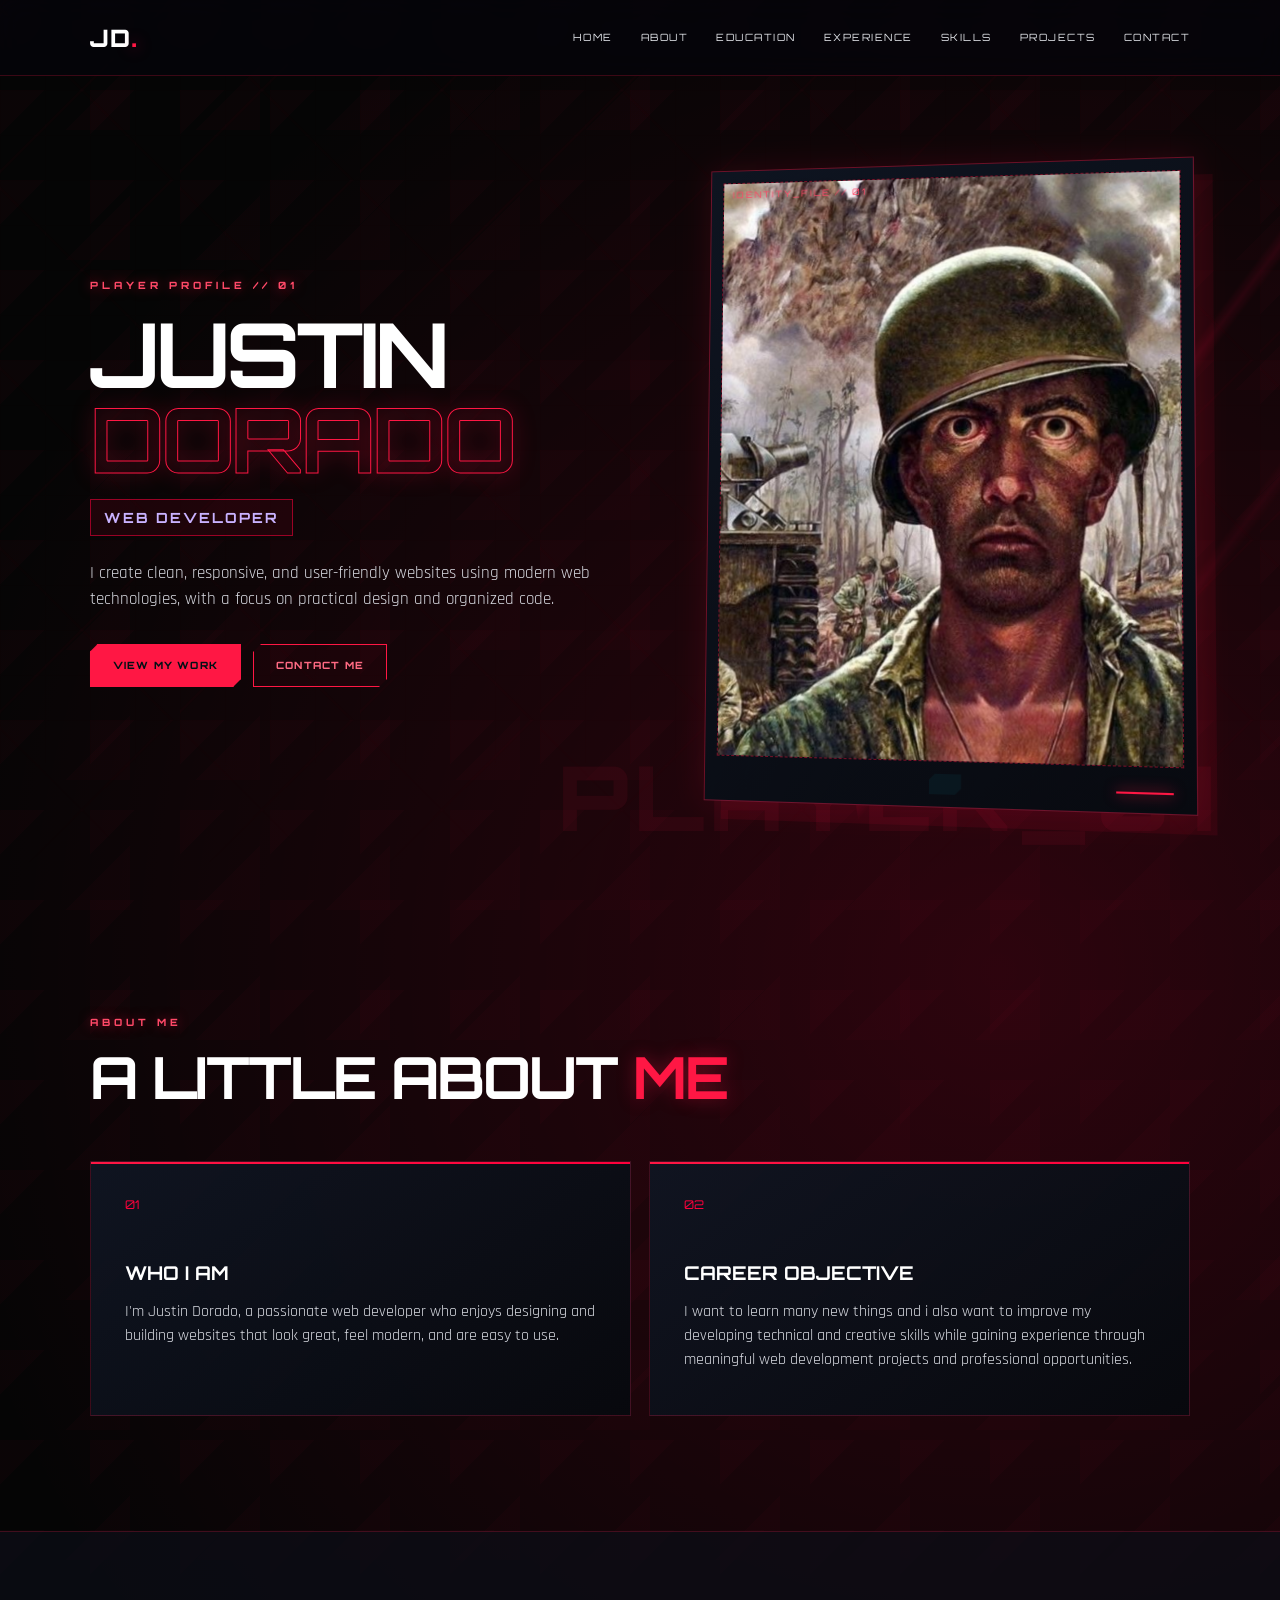
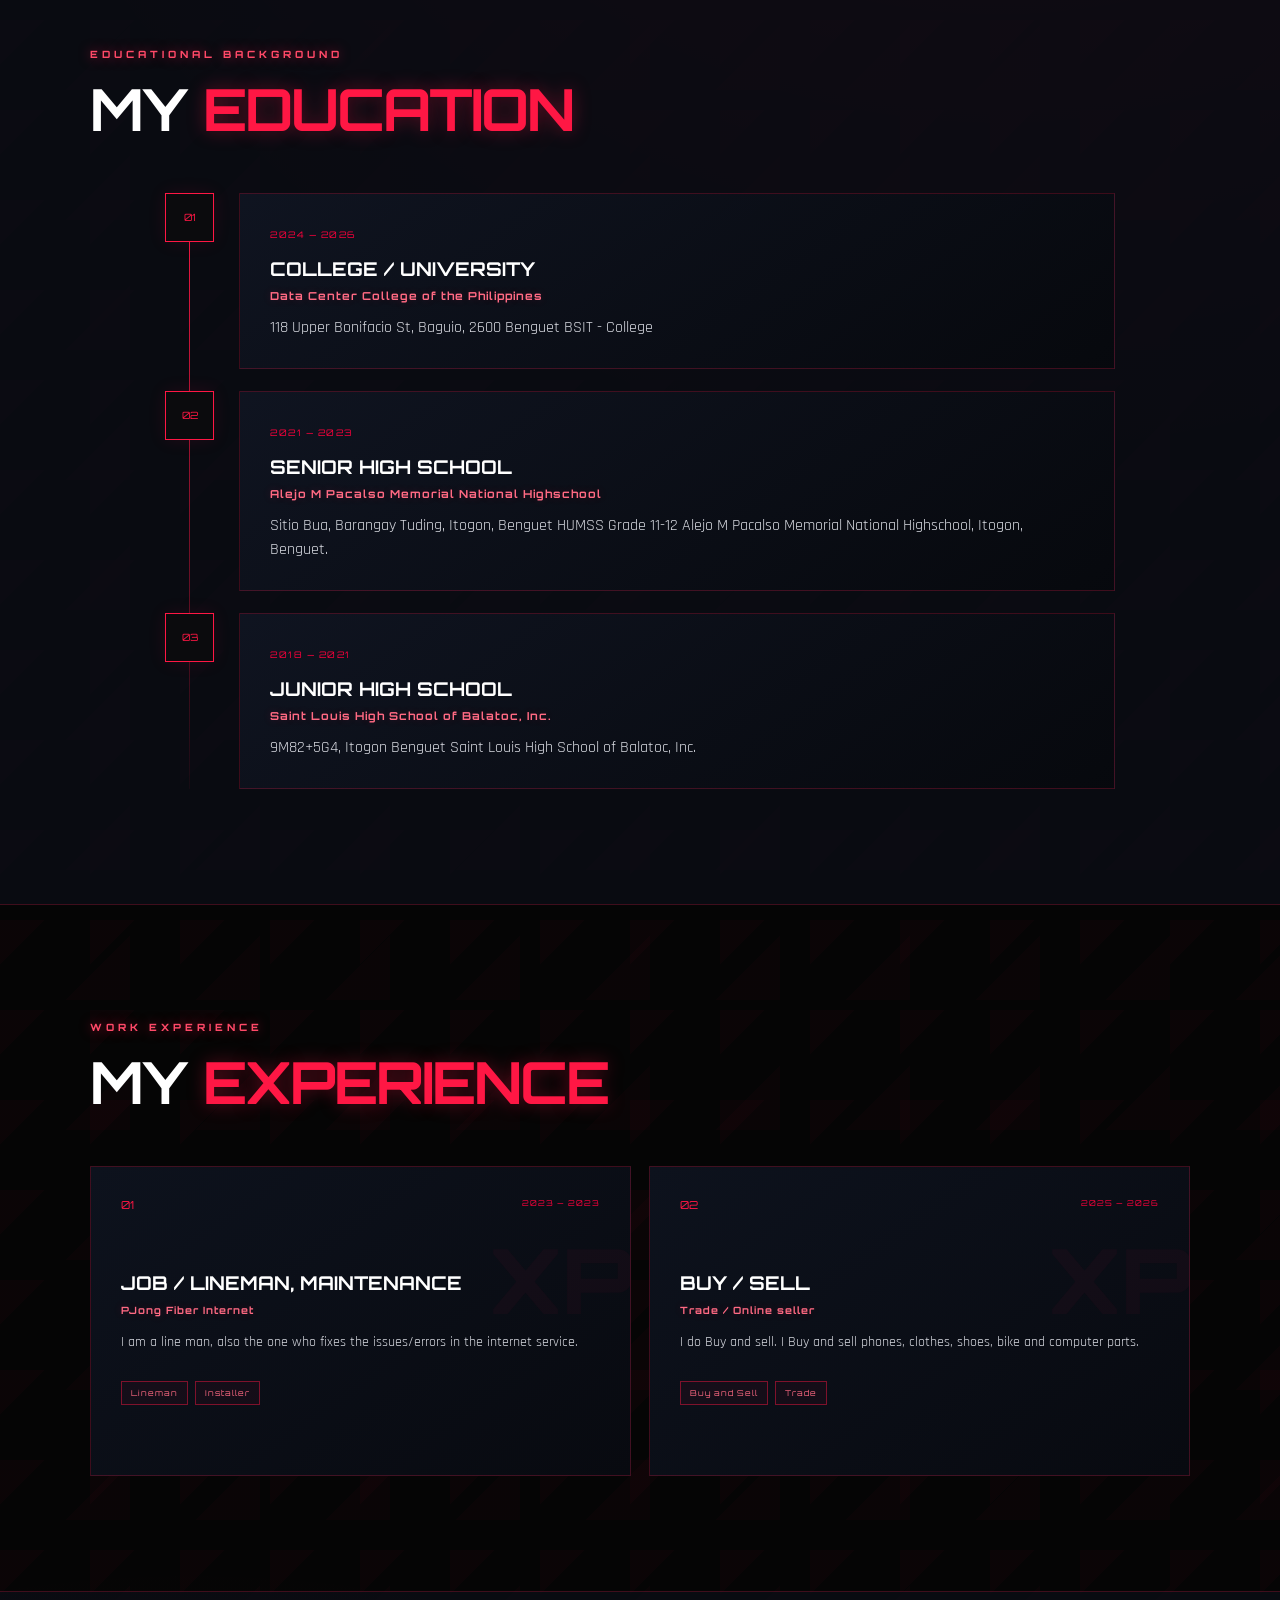
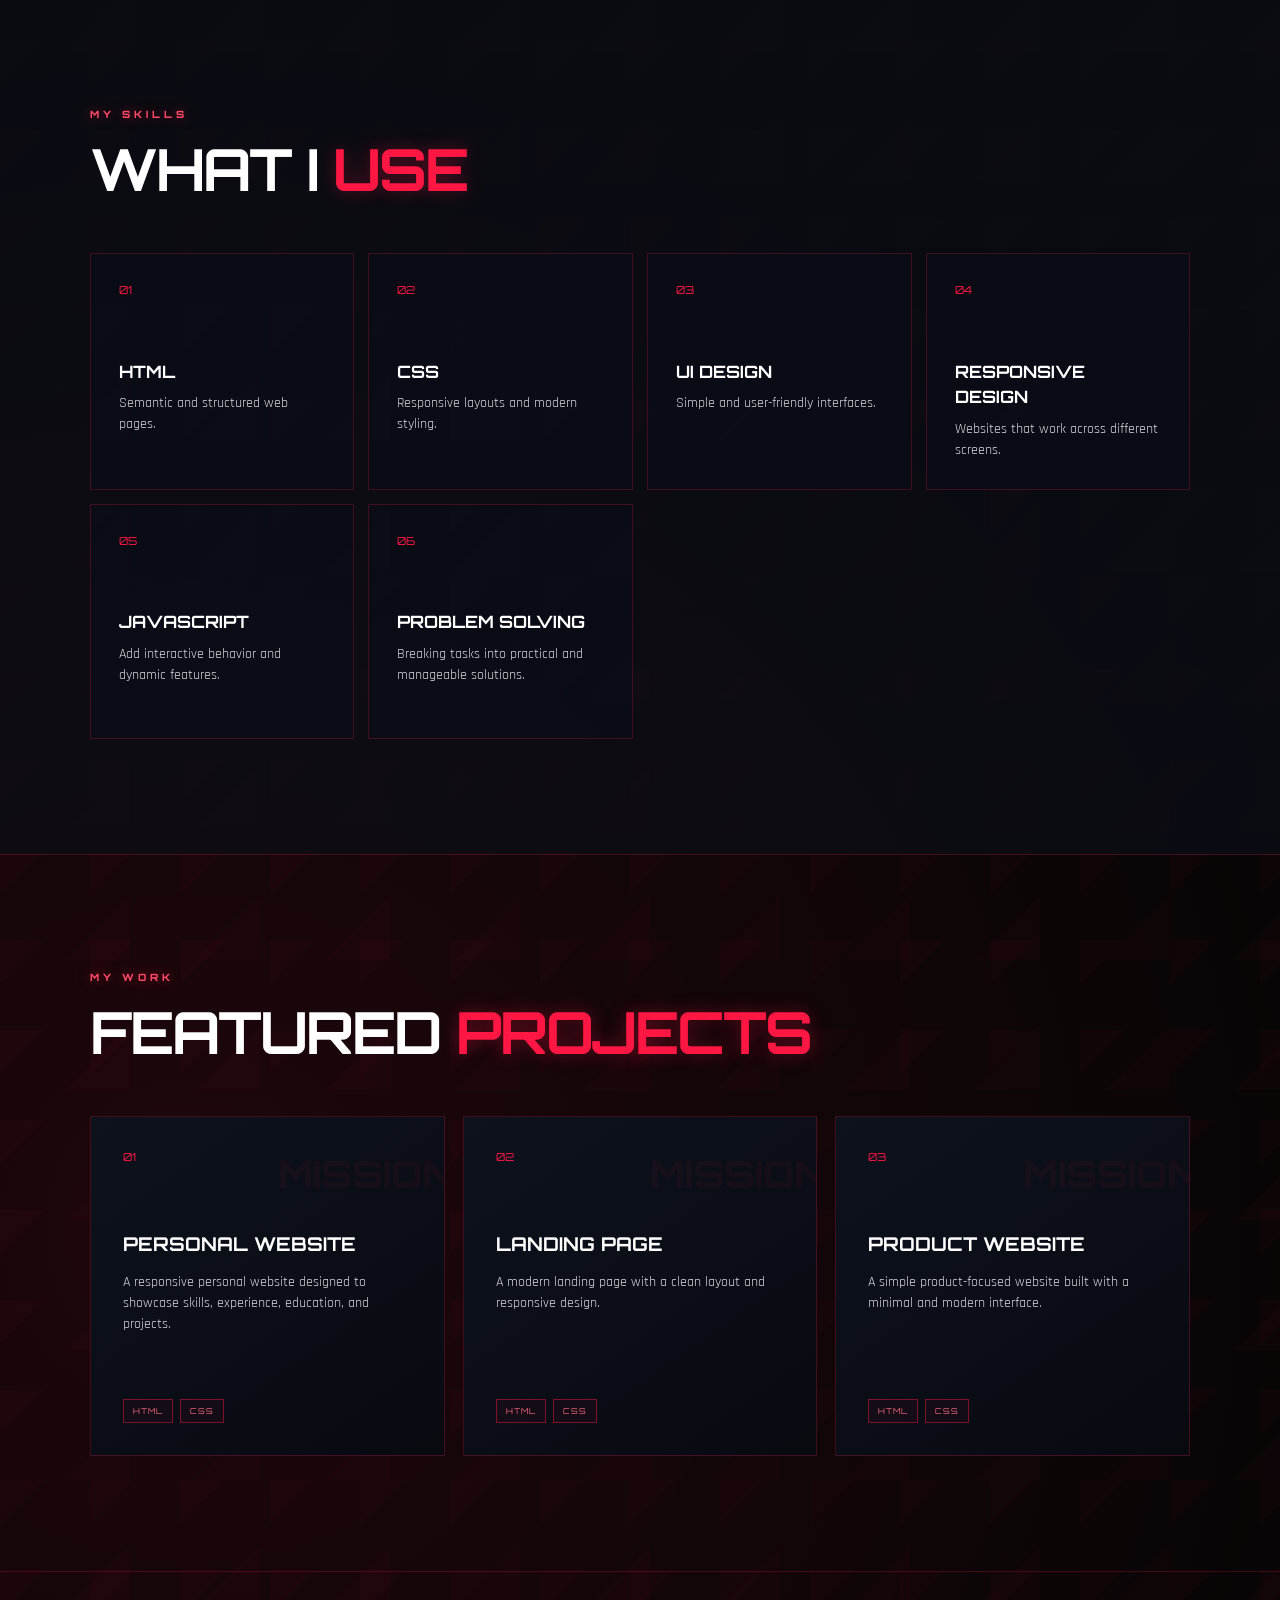
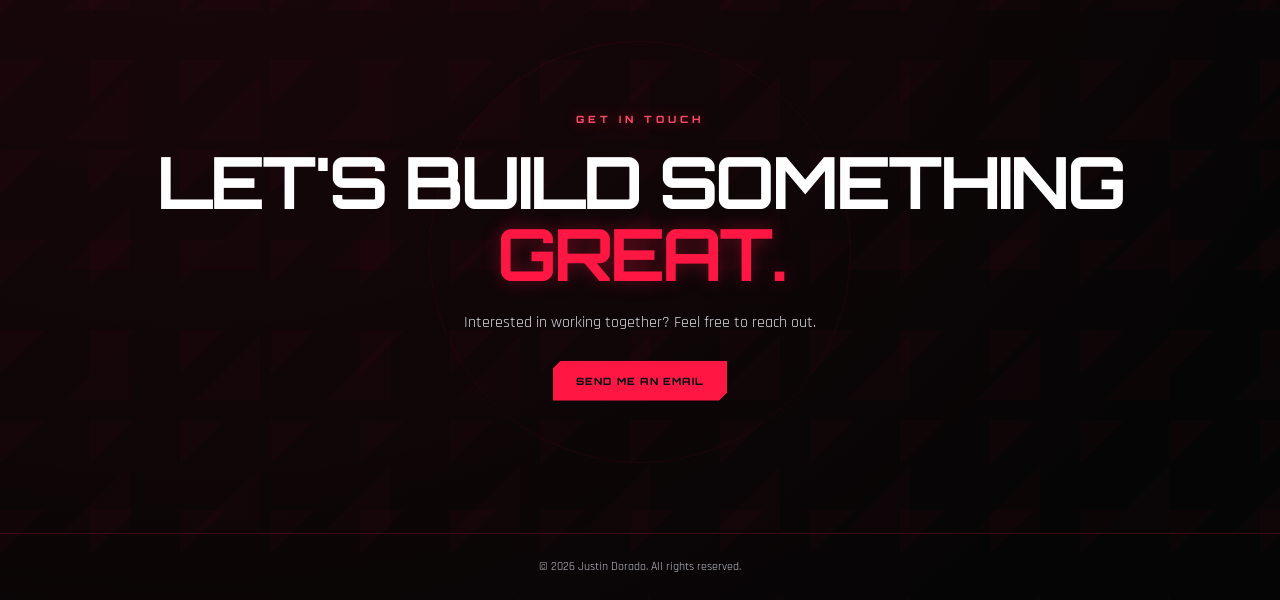
<file: index.html>
<!DOCTYPE html>
<html lang="en">
<head>
    <meta charset="UTF-8">
    <meta name="viewport" content="width=device-width, initial-scale=1.0">
    <title>Justin Dorado | Portfolio</title>
    <link rel="stylesheet" href="portstyle.css">
</head>

<body>

    <header class="navbar">
        <a href="#home" class="logo">JD<span>.</span></a>

        <button class="menu-toggle" id="menuToggle" aria-label="Open navigation menu" aria-expanded="false">
            <span></span><span></span><span></span>
        </button>

        <nav id="mobileNav">
            <a href="#home">Home</a>
            <a href="#about">About</a>
            <a href="#education">Education</a>
            <a href="#experience">Experience</a>
            <a href="#skills">Skills</a>
            <a href="#projects">Projects</a>
            <a href="#contact">Contact</a>
        </nav>
    </header>

    <main>

        <section id="home" class="hero">
            <div class="hero-text">
                <p class="greeting">PLAYER PROFILE // 01</p>
                <h1>Justin <span>Dorado</span></h1>
                <h2>Web Developer</h2>

                <p class="description">
                    I create clean, responsive, and user-friendly websites
                    using modern web technologies, with a focus on practical
                    design and organized code.
                </p>

                <div class="buttons">
                    <a href="#projects" class="btn primary">View My Work</a>
                    <a href="#contact" class="btn secondary">Contact Me</a>
                </div>
            </div>

            <div class="hero-card">
                <div class="photo-frame">
                    <div class="photo-slot">
                        <img id="profilePhoto" src="Image Meme.jpg" alt="Justin Dorado">
                    </div>
                    <label class="photo-upload">
                        
                        <input type="file" id="photoInput" accept="image/*">
                    </label>
         
                </div>
            </div>
        </section>

        <section id="about" class="section">
            <p class="section-label">ABOUT ME</p>
            <h2 class="section-title">A little about <span>me</span></h2>

            <div class="about-content">
                <div class="about-box">
                    <div class="number">01</div>
                    <h3>Who I Am</h3>
                    <p>
                        I'm Justin Dorado, a passionate web developer who
                        enjoys designing and building websites that look great,
                        feel modern, and are easy to use.
                    </p>
                </div>

                <div class="about-box">
                    <div class="number">02</div>
                    <h3>Career Objective</h3>
                    <p>
                        I want to learn many new things and i also want to improve my developing technical and creative
                        skills while gaining experience through meaningful web
                        development projects and professional opportunities.
                    </p>
                </div>
            </div>
        </section>

        <section id="education" class="section dark-section">
            <p class="section-label">EDUCATIONAL BACKGROUND</p>
            <h2 class="section-title">My <span>education</span></h2>

            <div class="timeline">
                <article class="timeline-item">
                    <div class="timeline-marker">01</div>
                    <div class="timeline-content">
                        <span class="timeline-date">2024 — 2026</span>
                        <h3>College / University</h3>
                        <h4>Data Center College of the Philippines</h4>
                        <p>
                            118 Upper Bonifacio St, Baguio, 2600 Benguet
                            BSIT - College
                        </p>
                    </div>
                </article>

                <article class="timeline-item">
                    <div class="timeline-marker">02</div>
                    <div class="timeline-content">
                        <span class="timeline-date">2021 — 2023</span>
                        <h3>Senior High School</h3>
                        <h4>Alejo M Pacalso Memorial National Highschool</h4>
                        <p>
                            Sitio Bua, Barangay Tuding, Itogon, Benguet
                            HUMSS Grade 11-12 Alejo M Pacalso Memorial National Highschool, Itogon, Benguet.
                        </p>
                    </div>
                </article>

                <article class="timeline-item">
                    <div class="timeline-marker">03</div>
                    <div class="timeline-content">
                        <span class="timeline-date">2018 — 2021</span>
                        <h3>Junior High School</h3>
                        <h4>Saint Louis High School of Balatoc, Inc.</h4>
                        <p>
                            9M82+5G4, Itogon Benguet
                            Saint Louis High School of Balatoc, Inc.
                        </p>
                    </div>
                </article>
            </div>
        </section>

        <section id="experience" class="section">
            <p class="section-label">WORK EXPERIENCE</p>
            <h2 class="section-title">My <span>experience</span></h2>

            <div class="experience-grid">
                <article class="experience-card">
                    <div class="experience-top">
                        <span class="experience-number">01</span>
                        <span class="experience-date">2023 — 2023</span>
                    </div>
                    <h3>Job / Lineman, Maintenance</h3>
                    <h4>PJong Fiber Internet</h4>
                    <p>
                        I am a line man, also the one who fixes the issues/errors in the internet service.
                    </p>
                    <div class="tags">
                        <span>Lineman</span>
                        <span>Installer</span>
                    </div>
                </article>

                <article class="experience-card">
                    <div class="experience-top">
                        <span class="experience-number">02</span>
                        <span class="experience-date">2025 — 2026</span>
                    </div>
                    <h3>Buy / Sell </h3>
                    <h4>Trade / Online seller</h4>
                    <p>
                        I do Buy and sell. I Buy and sell phones, clothes, shoes, bike and computer parts.
                    </p>
                    <div class="tags">
                        <span>Buy and Sell</span>
                        <span>Trade</span>
                    </div>
                </article>
            </div>
        </section>

        <section id="skills" class="section dark-section">
            <p class="section-label">MY SKILLS</p>
            <h2 class="section-title">What I <span>use</span></h2>

            <div class="skills-grid">
                <div class="skill">
                    <div class="skill-icon">01</div>
                    <h3>HTML</h3>
                    <p>Semantic and structured web pages.</p>
                </div>

                <div class="skill">
                    <div class="skill-icon">02</div>
                    <h3>CSS</h3>
                    <p>Responsive layouts and modern styling.</p>
                </div>

                <div class="skill">
                    <div class="skill-icon">03</div>
                    <h3>UI Design</h3>
                    <p>Simple and user-friendly interfaces.</p>
                </div>

                <div class="skill">
                    <div class="skill-icon">04</div>
                    <h3>Responsive Design</h3>
                    <p>Websites that work across different screens.</p>
                </div>

                <div class="skill">
                    <div class="skill-icon">05</div>
                    <h3>JavaScript</h3>
                    <p>Add interactive behavior and dynamic features.</p>
                </div>

                <div class="skill">
                    <div class="skill-icon">06</div>
                    <h3>Problem Solving</h3>
                    <p>Breaking tasks into practical and manageable solutions.</p>
                </div>
            </div>
        </section>

        <section id="projects" class="section">
            <p class="section-label">MY WORK</p>
            <h2 class="section-title">Featured <span>projects</span></h2>

            <div class="projects-grid">
                <article class="project">
                    <div class="project-number">01</div>
                    <h3>Personal Website</h3>
                    <p>
                        A responsive personal website designed to showcase
                        skills, experience, education, and projects.
                    </p>
                    <div class="tags">
                        <span>HTML</span>
                        <span>CSS</span>
                    </div>
                </article>

                <article class="project">
                    <div class="project-number">02</div>
                    <h3>Landing Page</h3>
                    <p>
                        A modern landing page with a clean layout and
                        responsive design.
                    </p>
                    <div class="tags">
                        <span>HTML</span>
                        <span>CSS</span>
                    </div>
                </article>

                <article class="project">
                    <div class="project-number">03</div>
                    <h3>Product Website</h3>
                    <p>
                        A simple product-focused website built with a minimal
                        and modern interface.
                    </p>
                    <div class="tags">
                        <span>HTML</span>
                        <span>CSS</span>
                    </div>
                </article>
            </div>
        </section>

        <section id="contact" class="contact">
            <p class="section-label">GET IN TOUCH</p>
            <h2>Let's build something <span>great.</span></h2>
            <p>Interested in working together? Feel free to reach out.</p>

            <a href="mailto:your@email.com" class="btn primary">
                Send Me an Email
            </a>
        </section>

    </main>

    <footer>
        <p>© 2026 Justin Dorado. All rights reserved.</p>
    </footer>

<script>
        const photoInput = document.getElementById("photoInput");
        const profilePhoto = document.getElementById("profilePhoto");
        photoInput.addEventListener("change", function () {
            const file = this.files[0];
            if (file) profilePhoto.src = URL.createObjectURL(file);
        });

        const menuToggle = document.getElementById("menuToggle");
        const mobileNav = document.getElementById("mobileNav");

        menuToggle.addEventListener("click", function () {
            const isOpen = mobileNav.classList.toggle("active");
            menuToggle.classList.toggle("active", isOpen);
            menuToggle.setAttribute("aria-expanded", isOpen);
        });

        mobileNav.querySelectorAll("a").forEach(link => {
            link.addEventListener("click", () => {
                mobileNav.classList.remove("active");
                menuToggle.classList.remove("active");
                menuToggle.setAttribute("aria-expanded", "false");
            });
        });
    </script>

<div class="gaming-cursor" aria-hidden="true">
  <span class="cursor-core"></span>
  <span class="cursor-line cursor-line-top"></span>
  <span class="cursor-line cursor-line-right"></span>
  <span class="cursor-line cursor-line-bottom"></span>
  <span class="cursor-line cursor-line-left"></span>
</div>
<div class="gaming-cursor-trail" aria-hidden="true"></div>


<script>

(() => {
  const finePointer = window.matchMedia("(pointer: fine)");
  const reducedMotion = window.matchMedia("(prefers-reduced-motion: reduce)");

  if (!finePointer.matches || reducedMotion.matches) return;

  const cursor = document.querySelector(".gaming-cursor");
  const trail = document.querySelector(".gaming-cursor-trail");
  if (!cursor || !trail) return;

  document.documentElement.classList.add("rog-gaming-cursor");

  let mouseX = window.innerWidth / 2;
  let mouseY = window.innerHeight / 2;
  let trailX = mouseX;
  let trailY = mouseY;
  let visible = false;

  const interactive = document.querySelectorAll(
    "a, button, input, textarea, select, label, .btn, .project-card, .skill-card"
  );

  window.addEventListener("mousemove", (e) => {
    mouseX = e.clientX;
    mouseY = e.clientY;
    visible = true;
    cursor.style.left = mouseX + "px";
    cursor.style.top = mouseY + "px";
  }, { passive: true });

  window.addEventListener("mousedown", () => cursor.classList.add("clicking"));
  window.addEventListener("mouseup", () => cursor.classList.remove("clicking"));

  interactive.forEach((element) => {
    element.addEventListener("mouseenter", () => cursor.classList.add("hovering"));
    element.addEventListener("mouseleave", () => cursor.classList.remove("hovering"));
  });

  document.addEventListener("mouseleave", () => {
    visible = false;
    cursor.classList.remove("hovering");
  });

  function animate() {
    if (visible) {
      trailX += (mouseX - trailX) * 0.16;
      trailY += (mouseY - trailY) * 0.16;
      trail.style.left = trailX + "px";
      trail.style.top = trailY + "px";
      cursor.style.opacity = "1";
      trail.style.opacity = "1";
    }

    requestAnimationFrame(animate);
  }

  animate();
})();
</script>

</body>
</html>
</file>
<file: portstyle.css>
@import url('https://fonts.googleapis.com/css2?family=Orbitron:wght@400;500;600;700;800;900&family=Rajdhani:wght@400;500;600;700&display=swap');

* {
    margin: 0;
    padding: 0;
    box-sizing: border-box;
}

html {
    scroll-behavior: smooth;
}

:root {
    --bg: #050505;
    --panel: #0b0b0d;
    --panel2: #111114;
    --cyan: #ff1744;
    --purple: #ff003c;
    --pink: #ff1744;
    --green: #ff4d6d;
    --text: #f5f5f5;
    --muted: #8d8d95;
    --line: rgba(255, 23, 68, .22);
}

body {
    font-family: 'Rajdhani', Arial, sans-serif;
    background:
        radial-gradient(circle at 78% 18%, rgba(255, 0, 60, .16), transparent 24%),
        radial-gradient(circle at 15% 82%, rgba(255, 23, 68, .10), transparent 28%),
        linear-gradient(135deg, rgba(255, 0, 60, .025) 25%, transparent 25%) 0 0 / 90px 90px,
        linear-gradient(315deg, rgba(255, 0, 60, .02) 25%, transparent 25%) 0 0 / 130px 130px,
        #050505;
    color: var(--text);
    line-height: 1.5;
    overflow-x: hidden;
}

body::before {
    content: "";
    position: fixed;
    inset: 0;
    pointer-events: none;
    opacity: .18;
    background-image:
        linear-gradient(135deg, transparent 0 47%, rgba(255, 23, 68, .13) 47.5% 48%, transparent 48.5%),
        linear-gradient(45deg, transparent 0 47%, rgba(255, 23, 68, .08) 47.5% 48%, transparent 48.5%),
        linear-gradient(rgba(255, 23, 68, .035) 1px, transparent 1px),
        linear-gradient(90deg, rgba(255, 23, 68, .035) 1px, transparent 1px);
    background-size: 180px 180px, 180px 180px, 45px 45px, 45px 45px;
    mask-image: linear-gradient(to bottom, black 0%, black 75%, transparent 100%);
    z-index: 0;
}


body::after {
    content: "";
    position: fixed;
    width: 55vw;
    height: 55vw;
    max-width: 850px;
    max-height: 850px;
    right: -18vw;
    top: 8vh;
    pointer-events: none;
    background:
        linear-gradient(135deg, transparent 48%, rgba(255, 0, 60, .13) 49%, transparent 50%),
        linear-gradient(135deg, transparent 62%, rgba(255, 0, 60, .08) 63%, transparent 64%);
    transform: rotate(-8deg);
    filter: drop-shadow(0 0 25px rgba(255, 0, 60, .12));
    opacity: .75;
    z-index: 0;
}

a {
    color: inherit;
    text-decoration: none;
}

.navbar {
    width: 100%;
    height: 76px;
    padding: 0 7%;
    display: flex;
    align-items: center;
    justify-content: space-between;
    position: fixed;
    top: 0;
    z-index: 100;
    background: rgba(5, 6, 10, .82);
    border-bottom: 1px solid var(--line);
    backdrop-filter: blur(14px);
}

.logo {
    font-family: 'Orbitron', sans-serif;
    font-size: 24px;
    font-weight: 900;
    letter-spacing: 1px;
    color: var(--text);
}

.logo span {
    color: var(--cyan);
    text-shadow: 0 0 15px var(--cyan);
}

.navbar nav {
    display: flex;
    gap: 28px;
}

.navbar nav a {
    color: var(--muted);
    font-family: 'Orbitron', sans-serif;
    font-size: 10px;
    letter-spacing: 1.5px;
    text-transform: uppercase;
    transition: .25s;
}

.navbar nav a:hover {
    color: var(--cyan);
    text-shadow: 0 0 10px var(--cyan);
}

.hero {
    min-height: 100vh;
    padding: 145px 7% 80px;
    display: grid;
    grid-template-columns: 1.05fr .95fr;
    align-items: center;
    gap: 70px;
    position: relative;
}

.hero::after {
    content: "PLAYER_01";
    position: absolute;
    right: 5%;
    bottom: 4%;
    color: rgba(255, 23, 68, .07);
    font-family: 'Orbitron', sans-serif;
    font-size: clamp(30px, 7vw, 90px);
    font-weight: 900;
    letter-spacing: 5px;
    pointer-events: none;
}

.hero-text {
    position: relative;
    z-index: 2;
}

.greeting,
.section-label {
    color: var(--cyan);
    font-family: 'Orbitron', sans-serif;
    font-size: 10px;
    font-weight: 800;
    letter-spacing: 4px;
    margin-bottom: 18px;
    text-shadow: 0 0 12px rgba(255, 23, 68, .7);
}

.hero h1 {
    font-family: 'Orbitron', sans-serif;
    font-size: clamp(50px, 7vw, 92px);
    line-height: .95;
    letter-spacing: -4px;
    text-transform: uppercase;
    margin-bottom: 18px;
}

.hero h1 span {
    color: transparent;
    -webkit-text-stroke: 1px var(--cyan);
    text-shadow: 0 0 25px rgba(255, 23, 68, .22);
}

.hero h2 {
    display: inline-block;
    padding: 7px 13px;
    margin-bottom: 25px;
    border: 1px solid rgba(255, 0, 60, .55);
    background: rgba(255, 0, 60, .08);
    color: #c9b2ff;
    font-family: 'Orbitron', sans-serif;
    font-size: 14px;
    letter-spacing: 2px;
    text-transform: uppercase;
}

.description {
    max-width: 550px;
    color: var(--muted);
    font-size: 17px;
    margin-bottom: 32px;
}

.buttons {
    display: flex;
    gap: 12px;
    flex-wrap: wrap;
}

.btn {
    padding: 13px 22px;
    font-family: 'Orbitron', sans-serif;
    font-size: 10px;
    font-weight: 800;
    letter-spacing: 1.2px;
    text-transform: uppercase;
    border: 1px solid;
    transition: .25s;
    clip-path: polygon(8px 0, 100% 0, 100% calc(100% - 8px), calc(100% - 8px) 100%, 0 100%, 0 8px);
}

.primary {
    color: #001015;
    background: var(--cyan);
    border-color: var(--cyan);
    box-shadow: 0 0 22px rgba(255, 23, 68, .22);
}

.primary:hover {
    background: #fff;
    border-color: #fff;
    transform: translateY(-3px);
}

.secondary {
    color: var(--cyan);
    border-color: var(--cyan);
    background: rgba(255, 23, 68, .04);
}

.secondary:hover {
    background: rgba(255, 23, 68, .12);
    box-shadow: 0 0 20px rgba(255, 23, 68, .18);
}

.hero-card {
    width: 100%;
    max-width: 520px;
    justify-self: end;
    position: relative;
    z-index: 2;

}

.code-window {
    position: relative;
    background: linear-gradient(145deg, #0e1420, #080a10);
    border: 1px solid rgba(255, 23, 68, .4);
    box-shadow:
        0 0 30px rgba(255, 23, 68, .12),
        18px 18px 0 rgba(255, 0, 60, .08);
    transform: perspective(900px) rotateY(-5deg) rotateX(2deg);
}

.code-window::before,
.code-window::after {
    content: "";
    position: absolute;
    pointer-events: none;
}

.code-window::before {
    inset: 8px;
    border: 1px solid rgba(255, 23, 68, .07);
}

.code-window::after {
    width: 80px;
    height: 2px;
    top: 0;
    right: 35px;
    background: var(--cyan);
    box-shadow: 0 0 15px var(--cyan);
}

.window-top {
    height: 44px;
    padding: 0 18px;
    display: flex;
    align-items: center;
    gap: 8px;
    border-bottom: 1px solid var(--line);
}

.window-top span {
    width: 9px;
    height: 9px;
    border-radius: 50%;
    background: #394154;
}

.window-top span:first-child {
    background: var(--pink);
    box-shadow: 0 0 8px var(--pink);
}

.window-top span:nth-child(2) {
    background: #ffc400;
}

.window-top span:last-child {
    background: var(--green);
    box-shadow: 0 0 8px var(--green);
}

.code {
    padding: 34px 30px;
    font-family: 'Courier New', monospace;
    font-size: 13px;
    line-height: 2.2;
    color: #aeb8ca;
}

.purple {
    color: var(--pink);
}

.blue {
    color: var(--cyan);
}

.green {
    color: var(--green);
}

.section {
    padding: 115px 7%;
}

.dark-section {
    background: rgba(11, 14, 22, .75);
    border-top: 1px solid var(--line);
    border-bottom: 1px solid var(--line);
}

.section-title {
    font-family: 'Orbitron', sans-serif;
    font-size: clamp(34px, 5vw, 58px);
    line-height: 1;
    letter-spacing: -2px;
    text-transform: uppercase;
    margin-bottom: 55px;
}

.section-title span,
.contact h2 span {
    color: var(--cyan);
    text-shadow: 0 0 18px rgba(255, 23, 68, .35);
}

.about-content {
    display: grid;
    grid-template-columns: repeat(2, 1fr);
    gap: 18px;
}

.about-box {
    position: relative;
    min-height: 255px;
    padding: 34px;
    background: linear-gradient(145deg, rgba(16, 21, 34, .95), rgba(7, 9, 14, .95));
    border: 1px solid var(--line);
    overflow: hidden;
    transition: .3s;
}

.about-box::before {
    content: "";
    position: absolute;
    top: 0;
    left: 0;
    width: 100%;
    height: 2px;
    background: linear-gradient(90deg, var(--cyan), var(--purple));
}

.about-box:hover {
    transform: translateY(-6px);
    border-color: rgba(255, 23, 68, .45);
    box-shadow: 0 15px 35px rgba(0, 0, 0, .35);
}

.number {
    color: var(--purple);
    font-family: 'Orbitron', sans-serif;
    font-size: 12px;
    margin-bottom: 45px;
}

.about-box h3 {
    font-family: 'Orbitron', sans-serif;
    font-size: 19px;
    text-transform: uppercase;
    margin-bottom: 12px;
}

.about-box p {
    color: var(--muted);
}

.skills-grid {
    display: grid;
    grid-template-columns: repeat(4, 1fr);
    gap: 14px;
}

.skill {
    position: relative;
    min-height: 235px;
    padding: 28px;
    background: rgba(11, 14, 22, .92);
    border: 1px solid var(--line);
    transition: .3s;
}

.skill:hover {
    border-color: var(--cyan);
    box-shadow: 0 0 25px rgba(255, 23, 68, .08);
    transform: translateY(-6px);
}

.skill-icon {
    color: var(--cyan);
    font-family: 'Orbitron', sans-serif;
    font-size: 11px;
    margin-bottom: 60px;
}

.skill h3 {
    font-family: 'Orbitron', sans-serif;
    font-size: 17px;
    text-transform: uppercase;
    margin-bottom: 9px;
}

.skill p {
    color: var(--muted);
    font-size: 14px;
}

.projects-grid {
    display: grid;
    grid-template-columns: repeat(3, 1fr);
    gap: 18px;
}

.project {
    min-height: 340px;
    padding: 32px;
    display: flex;
    flex-direction: column;
    position: relative;
    background: linear-gradient(145deg, #0d121d, #080a10);
    border: 1px solid var(--line);
    overflow: hidden;
    transition: .3s;
}

.project::after {
    content: "MISSION";
    position: absolute;
    right: -10px;
    top: 28px;
    color: rgba(255, 23, 68, .05);
    font-family: 'Orbitron', sans-serif;
    font-size: 38px;
    font-weight: 900;
}

.project:hover {
    transform: translateY(-8px);
    border-color: var(--purple);
    box-shadow: 0 15px 40px rgba(0, 0, 0, .35);
}

.project-number {
    color: var(--cyan);
    font-family: 'Orbitron', sans-serif;
    font-size: 11px;
    margin-bottom: 65px;
}

.project h3 {
    font-family: 'Orbitron', sans-serif;
    font-size: 19px;
    text-transform: uppercase;
    margin-bottom: 13px;
}

.project p {
    color: var(--muted);
    font-size: 14px;
    margin-bottom: auto;
}

.tags {
    display: flex;
    gap: 7px;
    margin-top: 28px;
}

.tags span {
    padding: 5px 9px;
    color: var(--cyan);
    border: 1px solid rgba(255, 23, 68, .3);
    background: rgba(255, 23, 68, .04);
    font-family: 'Orbitron', sans-serif;
    font-size: 8px;
    letter-spacing: 1px;
}

.contact {
    padding: 140px 7%;
    text-align: center;
    position: relative;
    border-top: 1px solid var(--line);
}

.contact::before {
    content: "";
    position: absolute;
    width: 420px;
    height: 420px;
    border: 1px solid rgba(255, 23, 68, .08);
    border-radius: 50%;
    left: 50%;
    top: 50%;
    transform: translate(-50%, -50%);
}

.contact h2,
.contact > p,
.contact > a {
    position: relative;
    z-index: 1;
}

.contact h2 {
    font-family: 'Orbitron', sans-serif;
    font-size: clamp(38px, 6vw, 72px);
    line-height: 1;
    letter-spacing: -3px;
    text-transform: uppercase;
    margin-bottom: 22px;
}

.contact > p:not(.section-label) {
    color: var(--muted);
    margin-bottom: 34px;
}

footer {
    padding: 24px 7%;
    text-align: center;
    color: #5e687c;
    font-size: 12px;
    border-top: 1px solid var(--line);
}

@media (max-width: 1000px) {
    .hero {
        grid-template-columns: 1fr;
    }

    .hero-card {
        justify-self: start;
        max-width: 650px;
    }

    .skills-grid {
        grid-template-columns: repeat(2, 1fr);
    }

    .projects-grid {
        grid-template-columns: 1fr;
    }
}

.menu-toggle {
    display: none;
    width: 44px; height: 44px; padding: 9px;
    border: 1px solid rgba(255, 23, 68, .45);
    background: rgba(255, 23, 68, .05);
    cursor: pointer; flex-direction: column; justify-content: center; gap: 5px;
    z-index: 110;
}
.menu-toggle span {
    display:block; width:100%; height:2px; background:var(--cyan);
    box-shadow:0 0 7px rgba(0,234,255,.45); transition:.25s;
}
@media (max-width: 700px) {
    .menu-toggle { display:flex; }
    .navbar nav {
        display:flex; position:absolute; top:76px; left:0; width:100%;
        padding:12px 5% 18px; flex-direction:column; gap:0;
        background:rgba(5,6,10,.97); border-bottom:1px solid var(--line);
        backdrop-filter:blur(14px); transform:translateY(-15px); opacity:0;
        visibility:hidden; pointer-events:none; transition:.25s ease;
    }
    .navbar nav.active { transform:translateY(0); opacity:1; visibility:visible; pointer-events:auto; }
    .navbar nav a { width:100%; padding:15px 5px; border-bottom:1px solid rgba(0,234,255,.08); font-size:11px; }
    .navbar nav a:last-child { border-bottom:none; }
    .menu-toggle.active span:nth-child(1) { transform:translateY(7px) rotate(45deg); }
    .menu-toggle.active span:nth-child(2) { opacity:0; transform:scaleX(0); }
    .menu-toggle.active span:nth-child(3) { transform:translateY(-7px) rotate(-45deg); }
}

@media (max-width: 700px) {
    .navbar {
        padding: 0 5%;
    }

    .hero,
    .section,
    .contact {
        padding-left: 5%;
        padding-right: 5%;
    }

    .hero {
        padding-top: 125px;
    }

    .hero h1 {
        font-size: clamp(46px, 14vw, 75px);
        letter-spacing: -3px;
    }

    .about-content,
    .skills-grid {
        grid-template-columns: 1fr;
    }

    .code-window {
        transform: none;
    }

    .code {
        padding: 24px 17px;
        font-size: 10px;
    }

    .section {
        padding-top: 85px;
        padding-bottom: 85px;
    }

    .contact {
        padding-top: 100px;
        padding-bottom: 100px;
    }
}

.photo-frame {
    width: min(100%, 500px);
    aspect-ratio: 4 / 5;
    justify-self: end;
    position: relative;
    padding: 12px;
    background: linear-gradient(145deg, #0e1420, #080a10);
    border: 1px solid rgba(255, 23, 68, .4);
    box-shadow:
        0 0 30px rgba(255, 23, 68, .12),
        18px 18px 0 rgba(255, 0, 60, .08);
    transform: perspective(900px) rotateY(-5deg) rotateX(2deg);
}

.photo-frame::before {
    content: "IDENTITY_FILE // 01";
    position: absolute;
    top: 18px;
    left: 22px;
    z-index: 2;
    color: var(--cyan);
    font-family: 'Orbitron', sans-serif;
    font-size: 9px;
    letter-spacing: 2px;
}

.photo-frame::after {
    content: "";
    position: absolute;
    right: 22px;
    bottom: 18px;
    width: 55px;
    height: 2px;
    background: var(--cyan);
    box-shadow: 0 0 14px var(--cyan);
}

.photo-slot {
    width: 100%;
    height: 100%;
    min-height: 380px;
    display: flex;
    flex-direction: column;
    align-items: center;
    justify-content: center;
    gap: 10px;
    background:
        linear-gradient(rgba(255, 23, 68, .045) 1px, transparent 1px),
        linear-gradient(90deg, rgba(255, 23, 68, .045) 1px, transparent 1px),
        radial-gradient(circle, rgba(255, 23, 68, .08), transparent 60%),
        #080b12;
    background-size: 28px 28px, 28px 28px, auto, auto;
    border: 1px dashed rgba(255, 23, 68, .45);
    color: var(--cyan);
    text-align: center;
    overflow: hidden;
}

.photo-slot .photo-icon {
    width: 58px;
    height: 58px;
    display: grid;
    place-items: center;
    border: 1px solid var(--cyan);
    border-radius: 50%;
    font-family: 'Orbitron', sans-serif;
    font-size: 28px;
    box-shadow: 0 0 22px rgba(255, 23, 68, .2);
}

.photo-slot strong {
    font-family: 'Orbitron', sans-serif;
    font-size: 13px;
    letter-spacing: 2px;
}

.photo-slot small {
    color: var(--muted);
    font-size: 12px;
    max-width: 220px;
}

.photo-status {
    position: absolute;
    left: 22px;
    bottom: 18px;
    color: var(--green);
    font-family: 'Orbitron', sans-serif;
    font-size: 8px;
    letter-spacing: 1.5px;
}

.photo-slot img {
    width: 100%;
    height: 100%;
    object-fit: cover;
}

.timeline {
    position: relative;
    max-width: 950px;
    margin: 0 auto;
}

.timeline::before {
    content: "";
    position: absolute;
    left: 24px;
    top: 0;
    bottom: 0;
    width: 1px;
    background: linear-gradient(var(--cyan), rgba(255, 23, 68, .05));
}

.timeline-item {
    display: grid;
    grid-template-columns: 50px 1fr;
    gap: 24px;
    margin-bottom: 22px;
}

.timeline-item:last-child {
    margin-bottom: 0;
}

.timeline-marker {
    width: 49px;
    height: 49px;
    display: grid;
    place-items: center;
    position: relative;
    z-index: 1;
    background: var(--panel);
    border: 1px solid var(--cyan);
    color: var(--cyan);
    font-family: 'Orbitron', sans-serif;
    font-size: 10px;
    box-shadow: 0 0 18px rgba(255, 23, 68, .1);
}

.timeline-content {
    padding: 28px 30px;
    background: linear-gradient(145deg, rgba(16, 21, 34, .95), rgba(7, 9, 14, .95));
    border: 1px solid var(--line);
    position: relative;
    transition: .3s;
}

.timeline-content:hover {
    transform: translateX(6px);
    border-color: rgba(255, 23, 68, .45);
}

.timeline-date {
    color: var(--purple);
    font-family: 'Orbitron', sans-serif;
    font-size: 9px;
    letter-spacing: 1.5px;
}

.timeline-content h3 {
    margin-top: 9px;
    margin-bottom: 4px;
    font-family: 'Orbitron', sans-serif;
    font-size: 19px;
    text-transform: uppercase;
}

.timeline-content h4 {
    color: var(--cyan);
    font-family: 'Orbitron', sans-serif;
    font-size: 11px;
    letter-spacing: 1px;
    margin-bottom: 12px;
}

.timeline-content p {
    color: var(--muted);
}

.experience-grid {
    display: grid;
    grid-template-columns: repeat(2, 1fr);
    gap: 18px;
}

.experience-card {
    min-height: 310px;
    padding: 30px;
    background: linear-gradient(145deg, #0d121d, #080a10);
    border: 1px solid var(--line);
    position: relative;
    overflow: hidden;
    transition: .3s;
}

.experience-card::after {
    content: "XP";
    position: absolute;
    right: -3px;
    top: 45px;
    color: rgba(255, 23, 68, .04);
    font-family: 'Orbitron', sans-serif;
    font-size: 90px;
    font-weight: 900;
}

.experience-card:hover {
    transform: translateY(-7px);
    border-color: var(--purple);
    box-shadow: 0 15px 40px rgba(0, 0, 0, .35);
}

.experience-top {
    display: flex;
    justify-content: space-between;
    gap: 15px;
    margin-bottom: 55px;
}

.experience-number {
    color: var(--cyan);
    font-family: 'Orbitron', sans-serif;
    font-size: 11px;
}

.experience-date {
    color: var(--purple);
    font-family: 'Orbitron', sans-serif;
    font-size: 8px;
    letter-spacing: 1px;
}

.experience-card h3 {
    font-family: 'Orbitron', sans-serif;
    font-size: 19px;
    text-transform: uppercase;
    margin-bottom: 6px;
}

.experience-card h4 {
    color: var(--cyan);
    font-family: 'Orbitron', sans-serif;
    font-size: 10px;
    letter-spacing: 1px;
    margin-bottom: 14px;
}

.experience-card p {
    color: var(--muted);
    font-size: 14px;
}

@media (max-width: 1000px) {
    .photo-frame {
        justify-self: start;
        max-width: 650px;
    }

    .experience-grid {
        grid-template-columns: 1fr;
    }
}

@media (max-width: 700px) {
    .photo-frame {
        transform: none;
    }

    .photo-slot {
        min-height: 320px;
    }

    .timeline::before {
        left: 19px;
    }

    .timeline-item {
        grid-template-columns: 40px 1fr;
        gap: 15px;
    }

    .timeline-marker {
        width: 39px;
        height: 39px;
        font-size: 8px;
    }

    .timeline-content {
        padding: 22px;
    }

    .experience-card {
        min-height: 290px;
    }

    .experience-top {
        margin-bottom: 40px;
    }
}

.photo-upload { display:flex; width:fit-content; margin:12px auto 0; padding:10px 16px; color:var(--cyan); border:0 0 12px rgba(255, 23, 68, .7); background:rgba(0,234,255,.05); font-family:'Orbitron',sans-serif; font-size:9px; font-weight:800; letter-spacing:1.5px; cursor:pointer; transition:.25s; clip-path:polygon(6px 0,100% 0,100% calc(100% - 6px),calc(100% - 6px) 100%,0 100%,0 6px); }
.photo-upload:hover { background:0 0 12px rgba(255, 23, 68, .7); box-shadow:0 0 18px rgba(0,234,255,.16); transform:translateY(-2px); }
.photo-upload input { display:none; }

@media (pointer: fine) and (prefers-reduced-motion: no-preference) {
  html.rog-gaming-cursor,
  html.rog-gaming-cursor body,
  html.rog-gaming-cursor a,
  html.rog-gaming-cursor button,
  html.rog-gaming-cursor input,
  html.rog-gaming-cursor textarea,
  html.rog-gaming-cursor select,
  html.rog-gaming-cursor label {
    cursor: none !important;
  }

  .gaming-cursor {
    position: fixed;
    left: 50%;
    top: 50%;
    width: 28px;
    height: 28px;
    transform: translate(-50%, -50%);
    border: 1px solid #ff1744;
    border-radius: 50%;
    pointer-events: none;
    z-index: 10000;
    opacity: 0;
    box-shadow:
      0 0 5px rgba(255, 23, 68, .95),
      0 0 16px rgba(255, 23, 68, .65),
      inset 0 0 8px rgba(255, 23, 68, .35);
    transition:
      width .16s ease,
      height .16s ease,
      border-color .16s ease,
      box-shadow .16s ease,
      opacity .16s ease,
      transform .16s ease;
  }

  .gaming-cursor::before,
  .gaming-cursor::after {
    content: "";
    position: absolute;
    background: #ff1744;
    box-shadow: 0 0 6px rgba(255, 23, 68, .9);
  }

  .gaming-cursor::before {
    width: 1px;
    height: 42px;
    left: 50%;
    top: 50%;
    transform: translate(-50%, -50%);
  }

  .gaming-cursor::after {
    width: 42px;
    height: 1px;
    left: 50%;
    top: 50%;
    transform: translate(-50%, -50%);
  }

  .cursor-core {
    position: absolute;
    width: 5px;
    height: 5px;
    left: 50%;
    top: 50%;
    transform: translate(-50%, -50%);
    border-radius: 50%;
    background: #fff;
    box-shadow:
      0 0 5px #fff,
      0 0 12px #ff1744,
      0 0 20px #ff1744;
  }

  .cursor-line {
    position: absolute;
    background: #ff1744;
    box-shadow: 0 0 5px rgba(255, 23, 68, .9);
  }

  .cursor-line-top,
  .cursor-line-bottom {
    width: 6px;
    height: 1px;
    left: 50%;
    transform: translateX(-50%);
  }

  .cursor-line-top { top: -5px; }
  .cursor-line-bottom { bottom: -5px; }

  .cursor-line-left,
  .cursor-line-right {
    width: 1px;
    height: 6px;
    top: 50%;
    transform: translateY(-50%);
  }

  .cursor-line-left { left: -5px; }
  .cursor-line-right { right: -5px; }

  .gaming-cursor-trail {
    position: fixed;
    left: 50%;
    top: 50%;
    width: 7px;
    height: 7px;
    transform: translate(-50%, -50%);
    border-radius: 50%;
    background: #ff1744;
    pointer-events: none;
    z-index: 9999;
    opacity: 0;
    box-shadow:
      0 0 8px #ff1744,
      0 0 18px rgba(255, 23, 68, .8);
  }

  .gaming-cursor.hovering {
    width: 40px;
    height: 40px;
    border-color: #fff;
    box-shadow:
      0 0 7px rgba(255, 255, 255, .9),
      0 0 18px rgba(255, 23, 68, .9),
      0 0 32px rgba(255, 23, 68, .55),
      inset 0 0 12px rgba(255, 23, 68, .35);
  }

  .gaming-cursor.hovering::before,
  .gaming-cursor.hovering::after {
    background: #fff;
  }

  .gaming-cursor.clicking {
    width: 20px;
    height: 20px;
    border-width: 2px;
  }
}

@media (pointer: coarse), (prefers-reduced-motion: reduce) {
  .gaming-cursor,
  .gaming-cursor-trail {
    display: none !important;
  }
}

:root {
    --text: #ffffff;
    --muted: #d5d7de;
}

.description,
.about-box p,
.timeline-content p,
.experience-card p,
.skill p,
.project p,
.contact > p:not(.section-label) {
    color: #d9dbe2;
}

.navbar nav a {
    color: #e2e4e9;
}

.navbar nav a:hover {
    color: #ffffff;
}

.greeting,
.section-label,
.photo-frame::before,
.photo-status {
    color: #ff4968;
    text-shadow: 0 0 12px rgba(255, 23, 68, .55);
}

.about-box h3,
.timeline-content h3,
.experience-card h3,
.skill h3,
.project h3 {
    color: #ffffff;
}

.timeline-content h4,
.experience-card h4 {
    color: #ff6a83;
    text-shadow: 0 0 8px rgba(255, 23, 68, .18);
}

.code {
    color: #d7dbe4;
}

.tags span {
    color: #ff6a83;
    border-color: rgba(255, 23, 68, .45);
}

footer {
    color: #bfc3cc;
}

.secondary {
    color: #ff6a83;
}

@media (max-width: 700px) {
    .description,
    .about-box p,
    .timeline-content p,
    .experience-card p,
    .skill p,
    .project p,
    .contact > p:not(.section-label) {
        color: #e1e3e8;
        font-size: 15px;
    }

    .navbar nav a {
        color: #f0f1f4;
        font-size: 12px;
    }

    .timeline-content h4,
    .experience-card h4 {
        color: #ff7188;
    }
}
</file>
